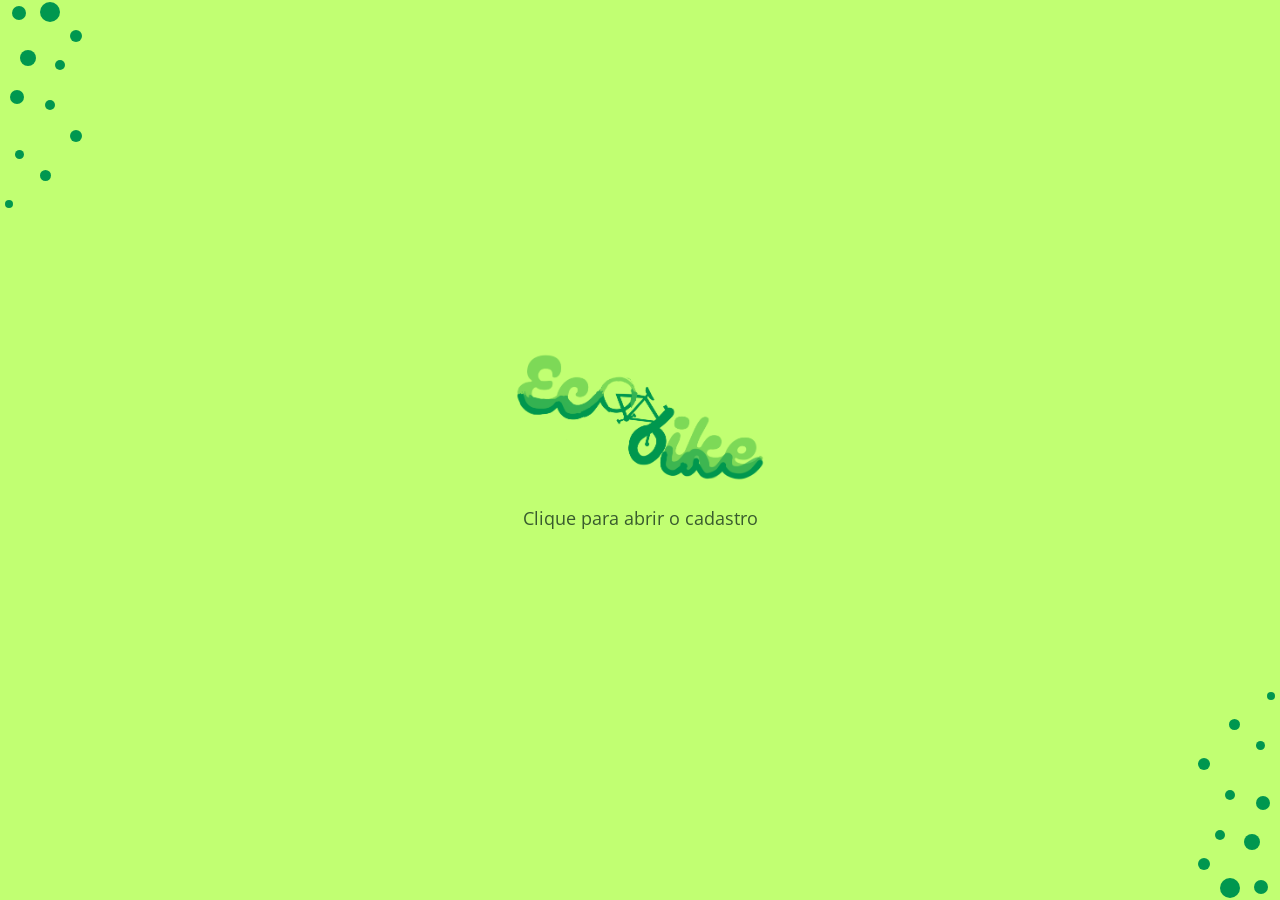
<file: index.html>
<!DOCTYPE html>
<html lang="pt-BR">
<head>
<meta charset="UTF-8">
<meta name="viewport" content="width=device-width, initial-scale=1.0">
<title>EcoBike</title>
<link rel="preconnect" href="https://fonts.googleapis.com">
<link href="https://fonts.googleapis.com/css2?family=Baloo+2:wght@700;800&family=Open+Sans:wght@400;700&display=swap" rel="stylesheet">
<link rel="stylesheet" href="style.css">
</head>
<body>

<a class="screen splash" href="cadastro.html" aria-label="Abrir cadastro">
  <div class="dots top-left">
    <span style="width:14px;height:14px;top:6px;left:12px;"></span>
    <span style="width:20px;height:20px;top:2px;left:40px;"></span>
    <span style="width:12px;height:12px;top:30px;left:70px;"></span>
    <span style="width:16px;height:16px;top:50px;left:20px;"></span>
    <span style="width:10px;height:10px;top:60px;left:55px;"></span>
    <span style="width:14px;height:14px;top:90px;left:10px;"></span>
    <span style="width:10px;height:10px;top:100px;left:45px;"></span>
    <span style="width:12px;height:12px;top:130px;left:70px;"></span>
    <span style="width:9px;height:9px;top:150px;left:15px;"></span>
    <span style="width:11px;height:11px;top:170px;left:40px;"></span>
    <span style="width:8px;height:8px;top:200px;left:5px;"></span>
  </div>

  <div class="splash-content">
    <div class="logo">
      <img src="assets/ecobike-logo.png" alt="EcoBike">
    </div>
    <p class="splash-hint">Clique para abrir o cadastro</p>
  </div>

  <div class="dots bottom-right">
    <span style="width:14px;height:14px;top:6px;left:12px;"></span>
    <span style="width:20px;height:20px;top:2px;left:40px;"></span>
    <span style="width:12px;height:12px;top:30px;left:70px;"></span>
    <span style="width:16px;height:16px;top:50px;left:20px;"></span>
    <span style="width:10px;height:10px;top:60px;left:55px;"></span>
    <span style="width:14px;height:14px;top:90px;left:10px;"></span>
    <span style="width:10px;height:10px;top:100px;left:45px;"></span>
    <span style="width:12px;height:12px;top:130px;left:70px;"></span>
    <span style="width:9px;height:9px;top:150px;left:15px;"></span>
    <span style="width:11px;height:11px;top:170px;left:40px;"></span>
    <span style="width:8px;height:8px;top:200px;left:5px;"></span>
  </div>
</a>

</body>
</html>
</file>
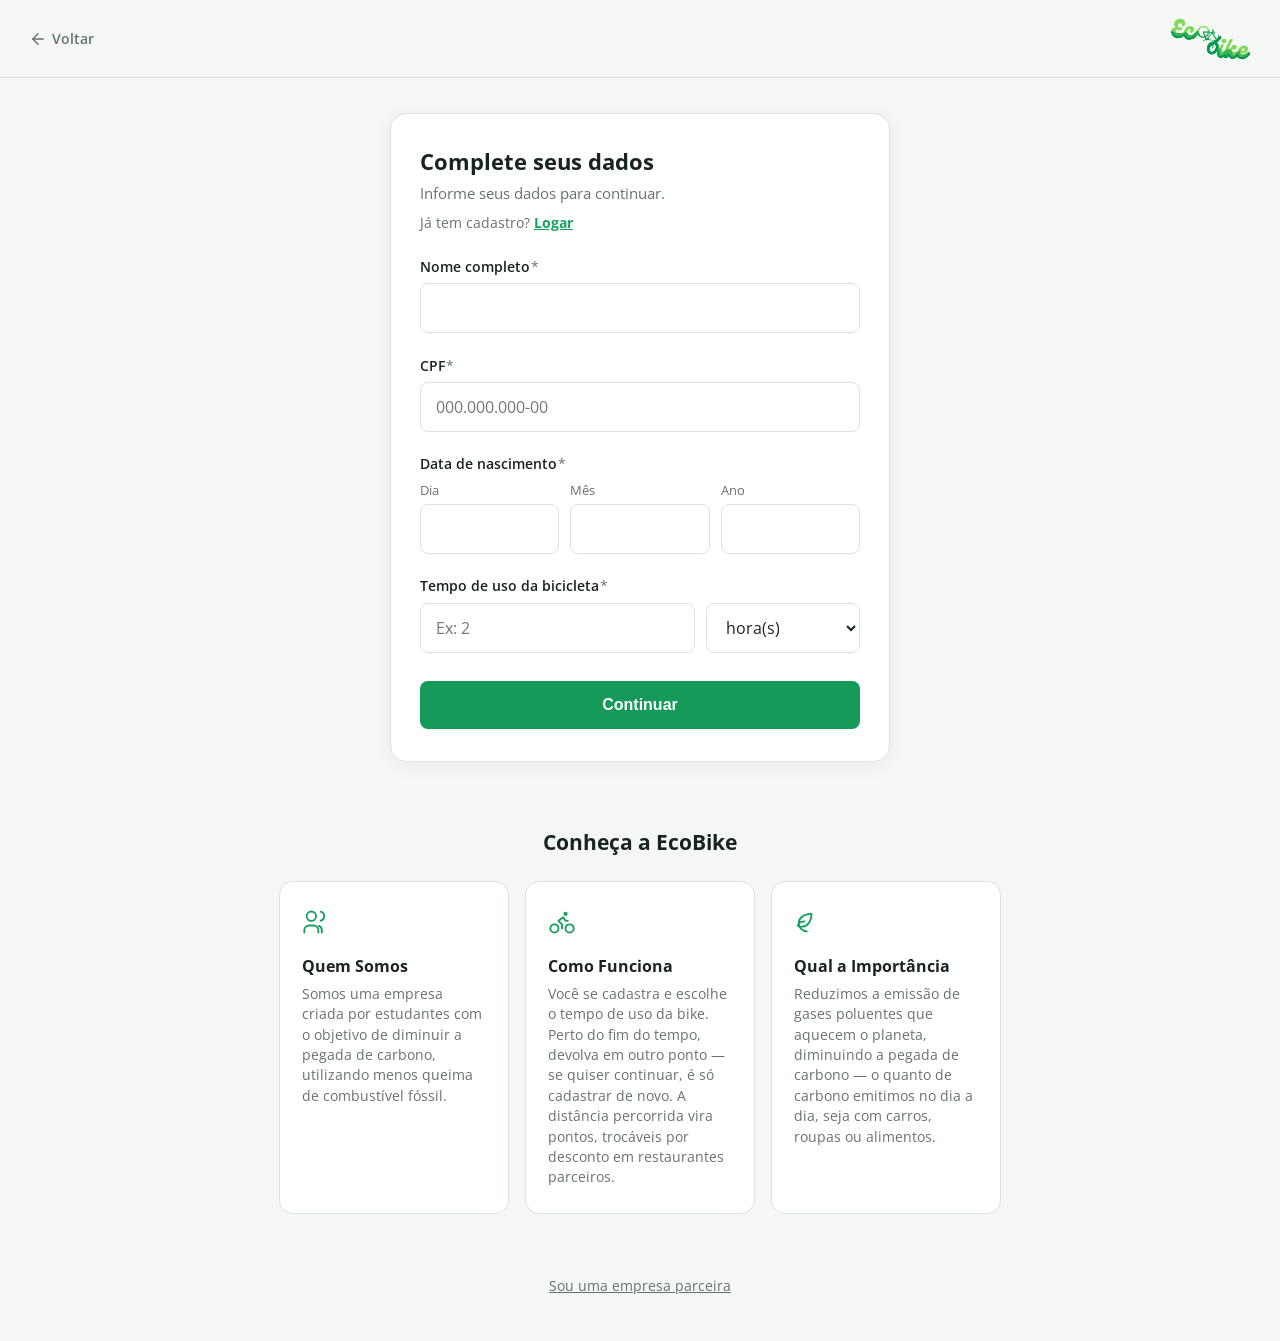
<file: cadastro.html>
<!DOCTYPE html>
<html lang="pt-BR">
<head>
<meta charset="UTF-8">
<meta name="viewport" content="width=device-width, initial-scale=1.0">
<title>EcoBike - Cadastro</title>
<link rel="preconnect" href="https://fonts.googleapis.com">
<link href="https://fonts.googleapis.com/css2?family=Open+Sans:wght@400;600;700&display=swap" rel="stylesheet">
<link rel="stylesheet" href="style.css">
</head>
<body class="cadastro-page">

<div class="screen cadastro-screen">

  <header class="app-top">
    <a class="back-link" href="index.html">
      <svg viewBox="0 0 24 24" fill="none" stroke="currentColor" stroke-width="1.8" stroke-linecap="round" stroke-linejoin="round">
        <path d="m12 19-7-7 7-7" />
        <path d="M19 12H5" />
      </svg>
      Voltar
    </a>
    <img class="app-logo" src="assets/ecobike-logo.png" alt="EcoBike">

    <div class="points-pill-wrap" id="pointsPillWrap" style="display:none;">
      <button type="button" id="pointsWidget" class="points-pill" aria-expanded="false">
        <span class="points-num"><span id="pointsValue">0</span> pts</span>
        <span class="points-track"><span id="progressFill" class="points-fill" style="width: 0%;"></span></span>
        <span class="points-frac" id="pointsFrac">0/0</span>
      </button>

      <div id="rewardsPanel" class="rewards-panel">
        <ul id="rewardsList"></ul>
      </div>
    </div>
  </header>

  <main class="card-wrap">
    <div class="card">
      <h1 class="card-title">Complete seus dados</h1>
      <p class="card-subtitle">Informe seus dados para continuar.</p>
      <p class="login-hint">Já tem cadastro? <button type="button" id="openLoginBtn" class="link-btn">Logar</button></p>

      <form id="cadastroForm" novalidate>
        <div class="field">
          <label for="nome">Nome completo<span class="req">*</span></label>
          <input type="text" id="nome" name="nome" required autocomplete="name">
        </div>

        <div class="field">
          <label for="cpf">CPF<span class="req">*</span></label>
          <input type="text" id="cpf" name="cpf" inputmode="numeric" maxlength="14" placeholder="000.000.000-00" required>
        </div>

        <div class="field">
          <label>Data de nascimento<span class="req">*</span></label>
          <div class="dob-row">
            <div class="dob-field">
              <span>Dia</span>
              <input type="number" id="dia" name="dia" min="1" max="31" required>
            </div>
            <div class="dob-field">
              <span>Mês</span>
              <input type="number" id="mes" name="mes" min="1" max="12" required>
            </div>
            <div class="dob-field">
              <span>Ano</span>
              <input type="number" id="ano" name="ano" min="1900" max="2026" required>
            </div>
          </div>
        </div>

        <div class="field">
          <label for="tempoValorInput">Tempo de uso da bicicleta<span class="req">*</span></label>
          <div class="dob-row">
            <input type="number" id="tempoValorInput" name="tempoValor" min="1" step="any" placeholder="Ex: 2" style="flex:2;" required>
            <select id="tempoUnidadeSelect" name="tempoUnidade" style="flex:1;">
              <option value="minuto">minuto(s)</option>
              <option value="hora" selected>hora(s)</option>
              <option value="dia">dia(s)</option>
              <option value="semana">semana(s)</option>
              <option value="mes">mês(es)</option>
            </select>
          </div>
        </div>

        <button type="submit" class="submit-btn">Continuar</button>

        <div id="formMsg" class="form-msg"></div>
      </form>
    </div>
  </main>

  <section class="about-section">
    <h2>Conheça a EcoBike</h2>
    <div class="bubbles">
      <div class="bubble">
        <svg class="icon" viewBox="0 0 24 24" fill="none" stroke="currentColor" stroke-width="1.6" stroke-linecap="round" stroke-linejoin="round">
          <path d="M16 3.13a4 4 0 0 1 0 7.75" />
          <circle cx="8" cy="7" r="4" />
          <path d="M2 21v-2a4 4 0 0 1 4-4h4a4 4 0 0 1 4 4v2" />
          <path d="M17 21v-2a4 4 0 0 0-2.5-3.7" />
        </svg>
        <h3>Quem Somos</h3>
        <p>Somos uma empresa criada por estudantes com o objetivo de diminuir a pegada de carbono, utilizando menos queima de combustível fóssil.</p>
      </div>
      <div class="bubble">
        <svg class="icon" viewBox="0 0 24 24" fill="none" stroke="currentColor" stroke-width="1.6" stroke-linecap="round" stroke-linejoin="round">
          <circle cx="5.5" cy="17.5" r="3.5" />
          <circle cx="18.5" cy="17.5" r="3.5" />
          <circle cx="15" cy="5" r="1" />
          <path d="M12 17.5V14l-3-3 4-3 2 3h2" />
        </svg>
        <h3>Como Funciona</h3>
        <p>Você se cadastra e escolhe o tempo de uso da bike. Perto do fim do tempo, devolva em outro ponto — se quiser continuar, é só cadastrar de novo. A distância percorrida vira pontos, trocáveis por desconto em restaurantes parceiros.</p>
      </div>
      <div class="bubble">
        <svg class="icon" viewBox="0 0 24 24" fill="none" stroke="currentColor" stroke-width="1.6" stroke-linecap="round" stroke-linejoin="round">
          <path d="M11 20A7 7 0 0 1 4 13c0-4 4-8 11-8 0 7-4 11-8 11a7 7 0 0 1-4-1" />
          <path d="M4 13c1.5-1 3-1.5 5-1.5" />
        </svg>
        <h3>Qual a Importância</h3>
        <p>Reduzimos a emissão de gases poluentes que aquecem o planeta, diminuindo a pegada de carbono — o quanto de carbono emitimos no dia a dia, seja com carros, roupas ou alimentos.</p>
      </div>
    </div>
  </section>

  <p class="footer-link"><a href="parceiro.html">Sou uma empresa parceira</a></p>

</div>

<div id="successModal" class="modal-overlay">
  <div class="modal-box">
    <svg class="modal-check" viewBox="0 0 24 24" fill="none" stroke="currentColor" stroke-width="2" stroke-linecap="round" stroke-linejoin="round">
      <circle cx="12" cy="12" r="10" />
      <path d="m9 12 2 2 4-4" />
    </svg>
    <p id="modalMsg" class="modal-msg"></p>
    <a id="modalCloseBtn" class="modal-close-btn" href="dashboard.html">Ver meu painel</a>
  </div>
</div>

<div id="loginModal" class="modal-overlay">
  <div class="modal-box">
    <h2 class="card-title" style="margin-bottom:0.3rem;">Entrar</h2>
    <p class="card-subtitle">Informe seu CPF para acessar seu painel.</p>

    <form id="loginForm" novalidate>
      <div class="field">
        <label for="loginCpf">CPF<span class="req">*</span></label>
        <input type="text" id="loginCpf" inputmode="numeric" maxlength="14" placeholder="000.000.000-00" required>
      </div>

      <div id="loginMsg" class="form-msg"></div>

      <button type="submit" class="submit-btn">Entrar</button>
      <button type="button" id="loginCancelBtn" class="modal-secondary-btn">Cancelar</button>
    </form>
  </div>
</div>

<script src="script.js"></script>
</body>
</html>
</file>
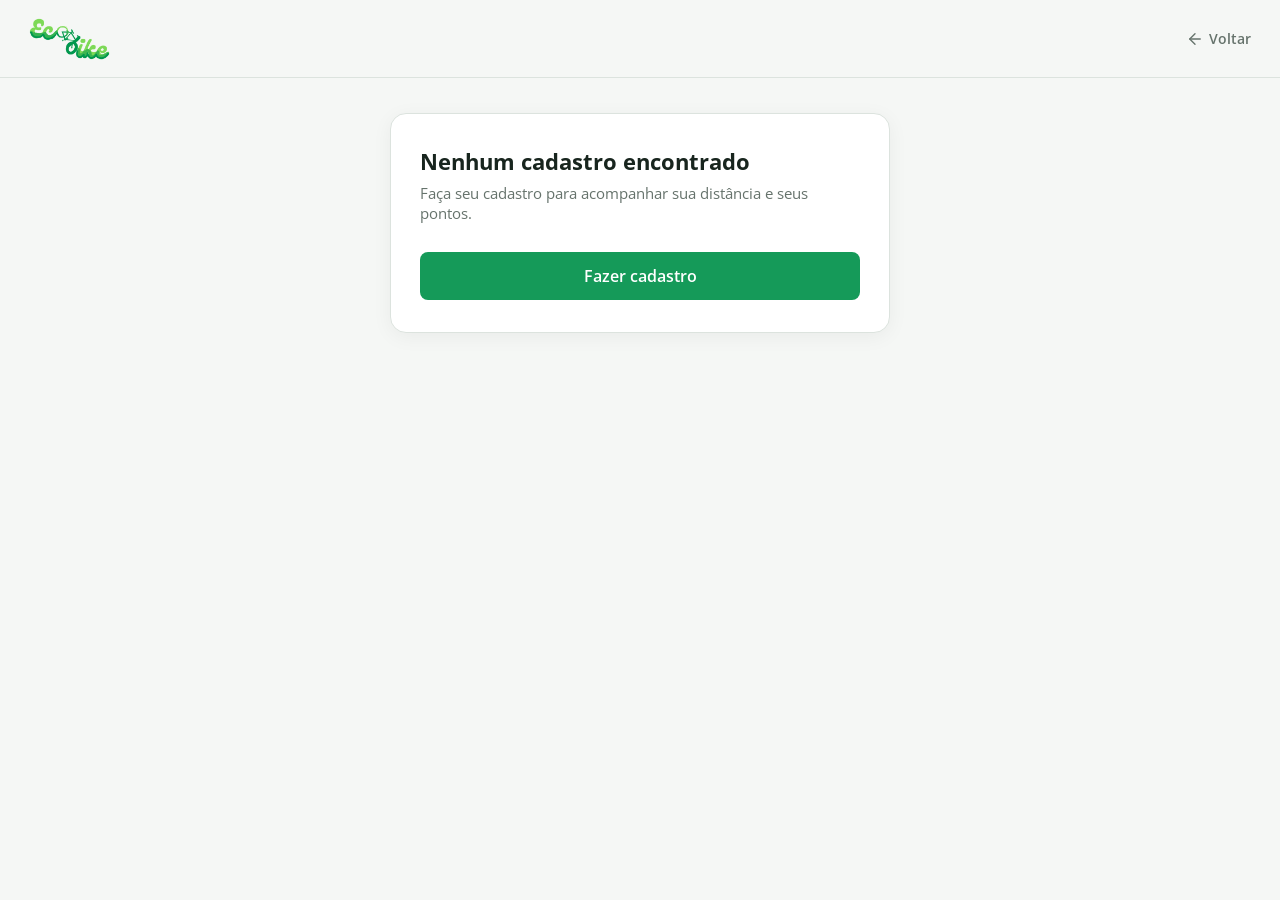
<file: dashboard.html>
<!DOCTYPE html>
<html lang="pt-BR">
<head>
<meta charset="UTF-8">
<meta name="viewport" content="width=device-width, initial-scale=1.0">
<title>EcoBike - Meu painel</title>
<link rel="preconnect" href="https://fonts.googleapis.com">
<link href="https://fonts.googleapis.com/css2?family=Open+Sans:wght@400;600;700&display=swap" rel="stylesheet">
<link rel="stylesheet" href="style.css">
</head>
<body class="cadastro-page">

<div class="screen cadastro-screen">

  <header class="app-top">
    <img class="app-logo" src="assets/ecobike-logo.png" alt="EcoBike">
    <a class="back-link" href="cadastro.html">
      <svg viewBox="0 0 24 24" fill="none" stroke="currentColor" stroke-width="1.8" stroke-linecap="round" stroke-linejoin="round">
        <path d="m12 19-7-7 7-7" />
        <path d="M19 12H5" />
      </svg>
      Voltar
    </a>
  </header>

  <main class="card-wrap">
    <div class="card" id="dashboardCard">
      <p class="card-subtitle">Carregando seu painel...</p>
    </div>
  </main>

  <main class="card-wrap" id="pedaladaWrap" style="display:none;">
    <div class="card">
      <h2 class="card-title" style="font-size:1.15rem;">Registrar pedalada</h2>
      <p class="card-subtitle">Simule uma volta de bike para somar km e pontos.</p>

      <div class="field">
        <label for="distanciaInput">Distância percorrida</label>
        <div class="dob-row">
          <input type="number" id="distanciaInput" min="0.01" step="any" placeholder="Ex: 500" style="flex:2;">
          <select id="unidadeSelect" style="flex:1;">
            <option value="m">metros</option>
            <option value="km">km</option>
          </select>
        </div>
      </div>

      <button type="button" id="registrarPedaladaBtn" class="submit-btn">Registrar pedalada</button>
      <div id="pedaladaMsg" class="form-msg"></div>
    </div>
  </main>

  <main class="card-wrap" id="recompensasWrap" style="display:none;">
    <div class="card">
      <h2 class="card-title" style="font-size:1.15rem;">Recompensas disponíveis</h2>
      <p class="card-subtitle">Troque seus pontos por desconto em restaurantes parceiros.</p>
      <div id="recompensasList"></div>
      <div id="resgateMsg" class="form-msg"></div>
    </div>
  </main>

  <main class="card-wrap" id="cuponsWrap" style="display:none;">
    <div class="card">
      <h2 class="card-title" style="font-size:1.15rem;">Meus cupons</h2>
      <p class="card-subtitle">Cupons que você já resgatou.</p>
      <div id="cuponsList"></div>
    </div>
  </main>

</div>

<div id="voucherModal" class="modal-overlay">
  <div class="modal-box">
    <svg class="modal-check" viewBox="0 0 24 24" fill="none" stroke="currentColor" stroke-width="2" stroke-linecap="round" stroke-linejoin="round">
      <circle cx="12" cy="12" r="10" />
      <path d="m9 12 2 2 4-4" />
    </svg>
    <p class="modal-msg" id="voucherMsg"></p>
    <p class="voucher-code" id="voucherCode"></p>
    <p class="card-subtitle">Mostre esse código na loja parceira.</p>
    <button type="button" id="voucherCloseBtn" class="modal-close-btn">Fechar</button>
  </div>
</div>

<script src="dashboard.js"></script>
</body>
</html>
</file>
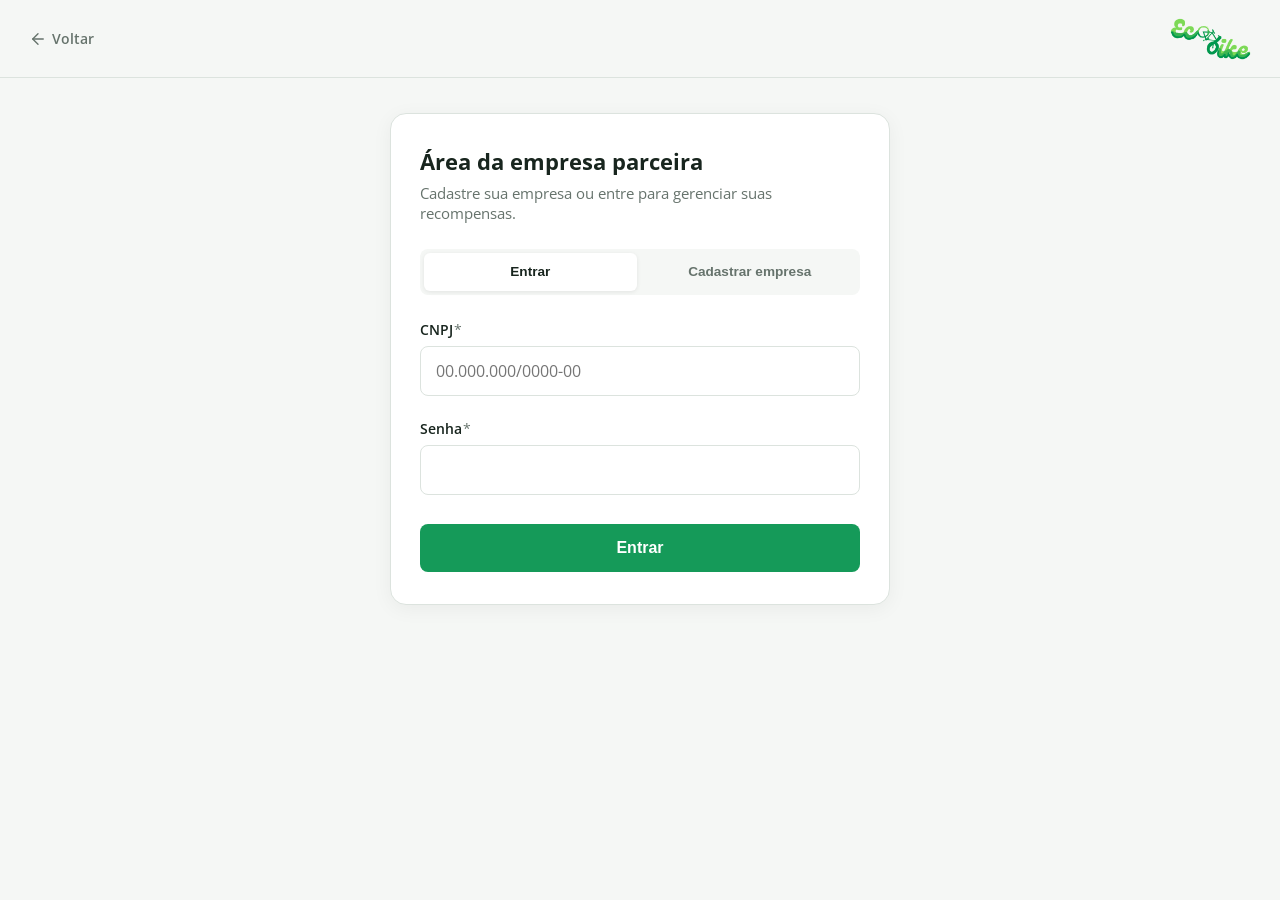
<file: parceiro.html>
<!DOCTYPE html>
<html lang="pt-BR">
<head>
<meta charset="UTF-8">
<meta name="viewport" content="width=device-width, initial-scale=1.0">
<title>EcoBike - Área da empresa parceira</title>
<link rel="preconnect" href="https://fonts.googleapis.com">
<link href="https://fonts.googleapis.com/css2?family=Open+Sans:wght@400;600;700&display=swap" rel="stylesheet">
<link rel="stylesheet" href="style.css">
</head>
<body class="cadastro-page">

<div class="screen cadastro-screen">

  <header class="app-top">
    <a class="back-link" href="cadastro.html">
      <svg viewBox="0 0 24 24" fill="none" stroke="currentColor" stroke-width="1.8" stroke-linecap="round" stroke-linejoin="round">
        <path d="m12 19-7-7 7-7" />
        <path d="M19 12H5" />
      </svg>
      Voltar
    </a>
    <img class="app-logo" src="assets/ecobike-logo.png" alt="EcoBike">
    <button type="button" id="empresaSairBtn" class="back-link" style="display:none;border:none;background:none;cursor:pointer;">Sair</button>
  </header>

  <!-- ================= LOGIN / CADASTRO ================= -->
  <main class="card-wrap" id="authSection">
    <div class="card">
      <h1 class="card-title">Área da empresa parceira</h1>
      <p class="card-subtitle">Cadastre sua empresa ou entre para gerenciar suas recompensas.</p>

      <div class="tab-switch">
        <button type="button" id="tabLoginBtn" class="tab-btn is-active">Entrar</button>
        <button type="button" id="tabCadastroBtn" class="tab-btn">Cadastrar empresa</button>
      </div>

      <form id="empresaLoginForm" novalidate>
        <div class="field">
          <label for="loginCnpj">CNPJ<span class="req">*</span></label>
          <input type="text" id="loginCnpj" inputmode="numeric" maxlength="18" placeholder="00.000.000/0000-00" required>
        </div>
        <div class="field">
          <label for="loginSenha">Senha<span class="req">*</span></label>
          <input type="password" id="loginSenha" required>
        </div>
        <div id="empresaLoginMsg" class="form-msg"></div>
        <button type="submit" class="submit-btn">Entrar</button>
      </form>

      <form id="empresaCadastroForm" novalidate style="display:none;">
        <div class="field">
          <label for="cadNome">Nome da empresa<span class="req">*</span></label>
          <input type="text" id="cadNome" required>
        </div>
        <div class="field">
          <label for="cadCnpj">CNPJ<span class="req">*</span></label>
          <input type="text" id="cadCnpj" inputmode="numeric" maxlength="18" placeholder="00.000.000/0000-00" required>
        </div>
        <div class="field">
          <label for="cadSenha">Senha<span class="req">*</span></label>
          <input type="password" id="cadSenha" required>
        </div>
        <div id="empresaCadastroMsg" class="form-msg"></div>
        <button type="submit" class="submit-btn">Cadastrar empresa</button>
      </form>
    </div>
  </main>

  <!-- ================= PAINEL DA EMPRESA (logada) ================= -->
  <main class="card-wrap" id="painelSection" style="display:none;">
    <div class="card">
      <h1 class="card-title" id="empresaNomeTitulo">-</h1>
      <p class="card-subtitle">Gerencie suas recompensas e valide cupons de clientes.</p>
    </div>
  </main>

  <main class="card-wrap" id="recompensasSection" style="display:none;">
    <div class="card">
      <h2 class="card-title" style="font-size:1.15rem;">Suas recompensas</h2>
      <p class="card-subtitle">Defina quantos pontos o cliente precisa para o desconto.</p>

      <div id="empresaRecompensasList"></div>

      <form id="novaRecompensaForm" novalidate style="margin-top:1.2rem;">
        <div class="field">
          <label for="novoPontos">Pontos necessários<span class="req">*</span></label>
          <input type="number" id="novoPontos" min="1" required>
        </div>
        <div class="field">
          <label for="novoDesconto">Desconto (ex: R$ 5 de desconto)<span class="req">*</span></label>
          <input type="text" id="novoDesconto" required>
        </div>
        <div id="novaRecompensaMsg" class="form-msg"></div>
        <button type="submit" class="submit-btn">Adicionar recompensa</button>
      </form>
    </div>
  </main>

  <main class="card-wrap" id="validarSection" style="display:none;">
    <div class="card">
      <h2 class="card-title" style="font-size:1.15rem;">Validar cupom</h2>
      <p class="card-subtitle">Confira o código mostrado pelo cliente.</p>

      <form id="validarForm" novalidate>
        <div class="field">
          <label for="codigoInput">Código do cupom<span class="req">*</span></label>
          <input type="text" id="codigoInput" placeholder="AB12-CD34" required style="text-transform:uppercase;">
        </div>
        <button type="submit" class="submit-btn">Validar</button>
      </form>

      <div id="resultadoBox" class="resultado-box" style="display:none;"></div>
    </div>
  </main>

</div>

<script src="parceiro.js"></script>
</body>
</html>
</file>
<file: style.css>
:root {
  --bg: #c1ff72;
  --bg-soft: #cdffa0;
  --green-light: #7ed957;
  --green-mid: #3db752;
  --green-dark: #00974f;
  --dot-light: #7ed957;
  --dot-dark: #00974f;
  --text: #17331d;
  --card-bg: #ffffff;
  --danger: #d9534f;
  --input-bg: #f1f1f1;
  --btn-bg: #579b65;

  /* cadastro (app) redesign palette */
  --app-bg: #f5f7f5;
  --app-green: #16a05d;
  --app-green-dark: #087443;
  --app-green-pale: #eaf8f0;
  --app-text: #18251e;
  --app-text-secondary: #66736c;
  --app-border: #dce3de;
  --app-btn: #159a59;
}

body.cadastro-page {
  background: var(--app-bg);
}

.screen.cadastro-screen {
  min-height: auto;
  overflow: visible;
}

* {
  box-sizing: border-box;
}

body {
  margin: 0;
  font-family: 'Open Sans', Arial, Helvetica, sans-serif;
  color: var(--text);
  background: var(--bg);
}

.screen {
  position: relative;
  min-height: 100vh;
  overflow: hidden;
}

.logo img {
  display: block;
  height: 60px;
  width: auto;
}

.splash .logo img {
  height: 130px;
}

/* ---------- decorative dots ---------- */
.dots {
  position: absolute;
  width: 260px;
  height: 260px;
  pointer-events: none;
  z-index: 0;
}

.dots.top-left {
  top: 0;
  left: 0;
}

.dots.bottom-right {
  bottom: 0;
  right: 0;
  transform: rotate(180deg);
}

.dots span {
  position: absolute;
  border-radius: 50%;
  background: var(--dot-dark);
}

/* ---------- splash screen ---------- */
.splash {
  display: flex;
  align-items: center;
  justify-content: center;
  cursor: pointer;
  text-decoration: none;
  color: inherit;
}

.splash-content {
  position: relative;
  z-index: 1;
  text-align: center;
}

.splash .logo {
  justify-content: center;
}

.splash-hint {
  margin-top: 1.5rem;
  font-size: 1.1rem;
  color: var(--text);
  opacity: 0.8;
}

.splash-hint::after {
  content: '';
}

/* ---------- app top bar ---------- */
.app-top {
  position: relative;
  z-index: 2;
  display: flex;
  align-items: center;
  justify-content: space-between;
  padding: 1.1rem 1.8rem;
  flex-wrap: wrap;
  gap: 0.75rem;
  border-bottom: 1px solid var(--app-border);
}

.app-logo {
  display: block;
  height: 42px;
  width: auto;
}

.back-link {
  display: inline-flex;
  align-items: center;
  gap: 0.35rem;
  color: var(--app-text-secondary);
  text-decoration: none;
  font-size: 0.9rem;
  font-weight: 600;
}

.back-link svg {
  width: 18px;
  height: 18px;
}

.back-link:hover {
  color: var(--app-green-dark);
}

.points-pill-wrap {
  position: relative;
}

.points-pill {
  display: flex;
  align-items: center;
  gap: 0.6rem;
  background: var(--app-green-pale);
  border: none;
  border-radius: 999px;
  padding: 0.55rem 1rem;
  cursor: pointer;
  font-family: inherit;
  color: var(--app-text);
}

.points-pill:hover {
  background: #dff3e6;
}

.points-num {
  font-weight: 700;
  font-size: 0.85rem;
  white-space: nowrap;
}

.points-track {
  width: 56px;
  height: 6px;
  background: #ffffff;
  border-radius: 999px;
  overflow: hidden;
}

.points-fill {
  display: block;
  height: 100%;
  border-radius: 999px;
  background: var(--app-green);
  transition: width 0.4s ease;
}

.points-fill.low {
  background: var(--danger);
}

.points-fill.mid {
  background: #e0a428;
}

.points-frac {
  font-size: 0.78rem;
  color: var(--app-text-secondary);
  white-space: nowrap;
}

.rewards-panel {
  position: absolute;
  z-index: 5;
  top: calc(100% + 8px);
  right: 0;
  width: 260px;
  background: var(--card-bg);
  border-radius: 12px;
  box-shadow: 0 10px 28px rgba(0, 0, 0, 0.14);
  overflow: hidden;
  max-height: 0;
  opacity: 0;
  transition: max-height 0.3s ease, opacity 0.25s ease;
}

.rewards-panel.open {
  max-height: 400px;
  opacity: 1;
}

.rewards-panel ul {
  list-style: none;
  margin: 0;
  padding: 0.5rem 1.1rem;
}

.rewards-panel li {
  display: flex;
  align-items: center;
  gap: 0.7rem;
  padding: 0.6rem 0;
  border-bottom: 1px solid var(--app-border);
  font-size: 0.85rem;
}

.rewards-panel li:last-child {
  border-bottom: none;
}

.reward-badge {
  background: var(--app-green-pale);
  color: var(--app-green-dark);
  font-weight: 700;
  border-radius: 999px;
  padding: 0.2rem 0.6rem;
  font-size: 0.78rem;
  white-space: nowrap;
}

/* ---------- form card ---------- */
.card-wrap {
  position: relative;
  z-index: 1;
  padding: 2.2rem 1.2rem 0.5rem;
  display: flex;
  justify-content: center;
}

.card {
  width: 100%;
  max-width: 500px;
  background: var(--card-bg);
  border: 1px solid var(--app-border);
  border-radius: 16px;
  box-shadow: 0 4px 20px rgba(0, 0, 0, 0.05);
  padding: 2rem 1.8rem;
}

.card-title {
  margin: 0 0 0.35rem;
  font-size: 1.4rem;
  font-weight: 700;
  color: var(--app-text);
}

.card-subtitle {
  margin: 0 0 1.6rem;
  color: var(--app-text-secondary);
  font-size: 0.95rem;
}

.login-hint {
  margin: -1rem 0 1.6rem;
  color: var(--app-text-secondary);
  font-size: 0.9rem;
}

.link-btn {
  border: none;
  background: none;
  padding: 0;
  color: var(--app-green);
  font-weight: 700;
  font-size: inherit;
  font-family: inherit;
  cursor: pointer;
  text-decoration: underline;
}

.link-btn:hover {
  color: var(--app-green-dark);
}

.field {
  margin-bottom: 1.4rem;
}

.field label {
  display: block;
  font-size: 0.9rem;
  font-weight: 600;
  color: var(--app-text);
  margin-bottom: 0.45rem;
}

.field label .req {
  color: var(--app-text-secondary);
  font-weight: 400;
  margin-left: 0.1rem;
}

.field input {
  width: 100%;
  height: 50px;
  padding: 0 15px;
  border: 1px solid var(--app-border);
  border-radius: 8px;
  background: #ffffff;
  color: var(--app-text);
  font-size: 1rem;
  font-family: inherit;
}

.field input:focus {
  outline: none;
  border-color: var(--app-green);
  box-shadow: 0 0 0 3px var(--app-green-pale);
}

.field select {
  width: 100%;
  height: 50px;
  padding: 0 15px;
  border: 1px solid var(--app-border);
  border-radius: 8px;
  background: #ffffff;
  color: var(--app-text);
  font-size: 1rem;
  font-family: inherit;
}

.field select:focus {
  outline: none;
  border-color: var(--app-green);
  box-shadow: 0 0 0 3px var(--app-green-pale);
}

.dob-row {
  display: flex;
  gap: 0.7rem;
}

.dob-row .dob-field {
  flex: 1;
}

.dob-row .dob-field span {
  display: block;
  font-size: 0.8rem;
  color: var(--app-text-secondary);
  margin-bottom: 0.35rem;
}

/* ---------- dashboard stats ---------- */
.stat-grid {
  display: grid;
  grid-template-columns: 1fr 1fr;
  gap: 1rem;
  margin-top: 0.5rem;
}

.stat-tile {
  display: flex;
  flex-direction: column;
  gap: 0.35rem;
  background: var(--app-green-pale);
  border-radius: 12px;
  padding: 1.4rem 1.1rem;
  text-align: center;
}

.stat-value {
  font-size: 1.6rem;
  font-weight: 700;
  color: var(--app-green-dark);
}

.stat-label {
  font-size: 0.82rem;
  color: var(--app-text-secondary);
}

@media (max-width: 420px) {
  .stat-grid {
    grid-template-columns: 1fr;
  }
}

/* ---------- rewards list (dashboard) ---------- */
.reward-row {
  display: flex;
  align-items: center;
  justify-content: space-between;
  gap: 1rem;
  padding: 0.9rem 0;
  border-bottom: 1px solid var(--app-border);
}

.reward-row:last-child {
  border-bottom: none;
}

.reward-row-sub {
  font-size: 0.82rem;
  color: var(--app-text-secondary);
  margin-top: 0.2rem;
}

.reward-resgatar-btn {
  flex-shrink: 0;
  height: 38px;
  padding: 0 1.1rem;
  border: 1px solid var(--app-green);
  border-radius: 8px;
  background: #ffffff;
  color: var(--app-green-dark);
  font-weight: 600;
  font-size: 0.85rem;
  cursor: pointer;
}

.reward-resgatar-btn:hover:not(:disabled) {
  background: var(--app-green-pale);
}

.reward-resgatar-btn:disabled {
  border-color: var(--app-border);
  color: var(--app-text-secondary);
  cursor: not-allowed;
}

.voucher-code {
  margin: 0 0 0.4rem;
  font-size: 1.6rem;
  font-weight: 700;
  letter-spacing: 0.05em;
  color: var(--app-green-dark);
}

.cupom-status {
  flex-shrink: 0;
  padding: 0.3rem 0.7rem;
  border-radius: 999px;
  font-size: 0.78rem;
  font-weight: 700;
  white-space: nowrap;
}

.cupom-status.disponivel {
  background: var(--app-green-pale);
  color: var(--app-green-dark);
}

.cupom-status.usado {
  background: var(--app-bg);
  color: var(--app-text-secondary);
}

/* ---------- partner voucher validation ---------- */
.resultado-box {
  margin-top: 1.4rem;
  padding: 1rem 1.1rem;
  border-radius: 10px;
  font-size: 0.92rem;
  line-height: 1.5;
}

.resultado-box.sucesso {
  background: var(--app-green-pale);
  color: var(--app-green-dark);
}

.resultado-box.erro {
  background: #fbe3e2;
  color: var(--danger);
}

.tab-switch {
  display: flex;
  gap: 0.4rem;
  margin-bottom: 1.6rem;
  background: var(--app-bg);
  border-radius: 8px;
  padding: 0.25rem;
}

.tab-btn {
  flex: 1;
  height: 38px;
  border: none;
  border-radius: 6px;
  background: transparent;
  color: var(--app-text-secondary);
  font-weight: 600;
  font-size: 0.85rem;
  cursor: pointer;
}

.tab-btn.is-active {
  background: #ffffff;
  color: var(--app-text);
  box-shadow: 0 1px 4px rgba(0, 0, 0, 0.08);
}

.footer-link {
  text-align: center;
  padding: 0 1.2rem 2rem;
  font-size: 0.85rem;
}

.footer-link a {
  color: var(--app-text-secondary);
}

.submit-btn {
  display: block;
  width: 100%;
  height: 48px;
  margin-top: 1.8rem;
  padding: 0;
  border: none;
  border-radius: 8px;
  background: var(--app-btn);
  color: #ffffff;
  font-weight: 600;
  font-size: 1rem;
  cursor: pointer;
  transition: background 0.2s ease;
}

.submit-btn:hover {
  background: var(--app-green-dark);
}

.form-msg {
  margin-top: 0.9rem;
  padding: 0.7rem 0.9rem;
  border-radius: 8px;
  font-size: 0.9rem;
  display: none;
}

.form-msg.success {
  display: block;
  background: var(--app-green-pale);
  color: var(--app-green-dark);
}

.form-msg.error {
  display: block;
  background: #fbe3e2;
  color: var(--danger);
}

/* ---------- about cards ---------- */
.about-section {
  position: relative;
  z-index: 1;
  padding: 2.5rem 1.2rem 3rem;
}

.about-section h2 {
  text-align: center;
  font-weight: 700;
  color: var(--app-text);
  font-size: 1.3rem;
  margin-bottom: 1.6rem;
}

.bubbles {
  display: flex;
  flex-wrap: wrap;
  gap: 1rem;
  justify-content: center;
  max-width: 900px;
  margin: 0 auto;
}

.bubble {
  background: var(--card-bg);
  border: 1px solid var(--app-border);
  border-radius: 14px;
  padding: 1.6rem 1.4rem;
  width: 230px;
  text-align: left;
}

.bubble .icon {
  width: 28px;
  height: 28px;
  color: var(--app-green);
  margin-bottom: 0.9rem;
}

.bubble h3 {
  margin: 0 0 0.4rem;
  color: var(--app-text);
  font-weight: 700;
  font-size: 1rem;
}

.bubble p {
  margin: 0;
  font-size: 0.88rem;
  line-height: 1.45;
  color: var(--app-text-secondary);
}

@media (max-width: 480px) {
  .splash .logo img {
    height: 90px;
  }
}

/* ---------- confirmation modal ---------- */
.modal-overlay {
  position: fixed;
  inset: 0;
  z-index: 20;
  display: flex;
  align-items: center;
  justify-content: center;
  padding: 1.2rem;
  background: rgba(24, 37, 30, 0.45);
  opacity: 0;
  pointer-events: none;
  transition: opacity 0.2s ease;
}

.modal-overlay.open {
  opacity: 1;
  pointer-events: auto;
}

.modal-box {
  background: var(--card-bg);
  border-radius: 16px;
  padding: 2.2rem 2rem;
  max-width: 340px;
  width: 100%;
  text-align: center;
  box-shadow: 0 12px 40px rgba(0, 0, 0, 0.2);
  transform: translateY(8px) scale(0.97);
  transition: transform 0.2s ease;
}

.modal-overlay.open .modal-box {
  transform: translateY(0) scale(1);
}

.modal-check {
  width: 48px;
  height: 48px;
  color: var(--app-green);
  margin-bottom: 1rem;
}

.modal-msg {
  margin: 0 0 1.4rem;
  color: var(--app-text);
  font-size: 1rem;
  line-height: 1.5;
}

.modal-close-btn {
  display: block;
  width: 100%;
  height: 44px;
  line-height: 44px;
  border: none;
  border-radius: 8px;
  background: var(--app-btn);
  color: #ffffff;
  text-decoration: none;
  text-align: center;
  font-weight: 600;
  font-size: 0.95rem;
  cursor: pointer;
}

.modal-close-btn:hover {
  background: var(--app-green-dark);
}

.modal-box .field {
  text-align: left;
}

.modal-secondary-btn {
  display: block;
  width: 100%;
  height: 44px;
  margin-top: 0.6rem;
  border: none;
  border-radius: 8px;
  background: transparent;
  color: var(--app-text-secondary);
  font-weight: 600;
  font-size: 0.95rem;
  cursor: pointer;
}

.modal-secondary-btn:hover {
  color: var(--app-text);
}
</file>
